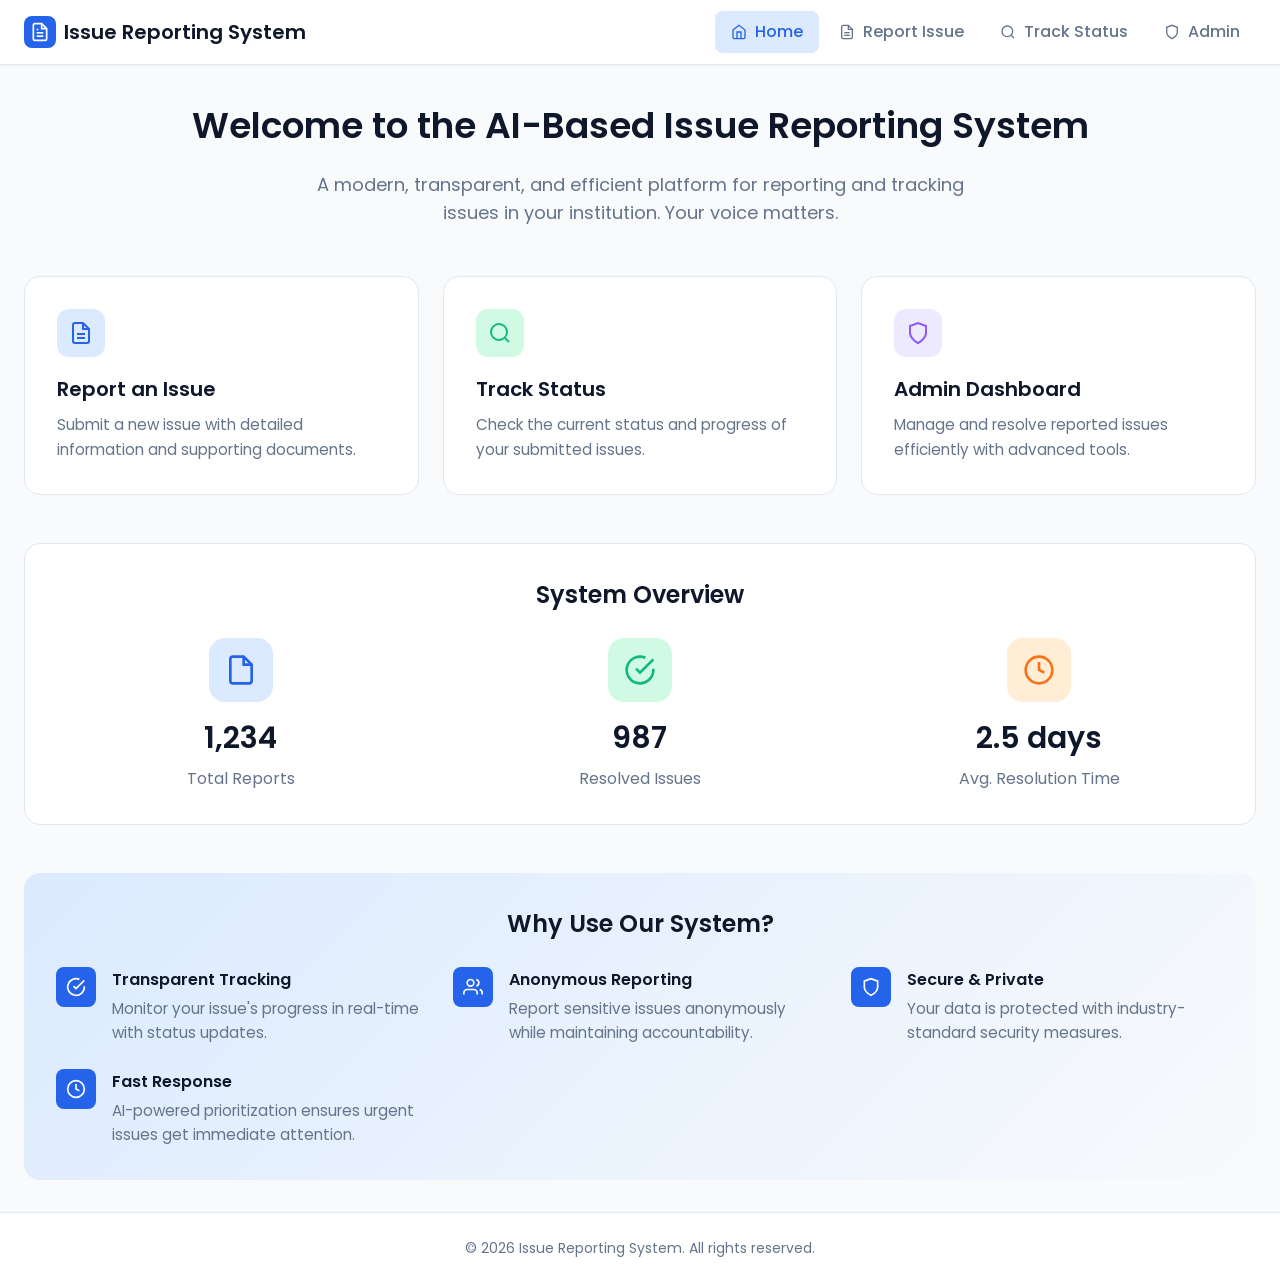
<file: index.html>
<!DOCTYPE html>
<html lang="en">
<head>
    <meta charset="UTF-8">
    <meta name="viewport" content="width=device-width, initial-scale=1.0">
    <title>Issue Reporting System - Home</title>
    <link rel="stylesheet" href="styles.css">
</head>
<body>
    <!-- Navigation Bar -->
    <nav class="navbar">
        <div class="nav-container">
            <a href="index.html" class="nav-brand">
                <div class="nav-logo">
                    <svg width="20" height="20" viewBox="0 0 24 24" fill="none" stroke="currentColor" stroke-width="2">
                        <path d="M14 2H6a2 2 0 0 0-2 2v16a2 2 0 0 0 2 2h12a2 2 0 0 0 2-2V8z"></path>
                        <polyline points="14 2 14 8 20 8"></polyline>
                        <line x1="16" y1="13" x2="8" y2="13"></line>
                        <line x1="16" y1="17" x2="8" y2="17"></line>
                        <polyline points="10 9 9 9 8 9"></polyline>
                    </svg>
                </div>
                <span>Issue Reporting System</span>
            </a>
            
            <button class="mobile-menu-btn" onclick="toggleMobileMenu()">
                <svg class="menu-icon" width="24" height="24" viewBox="0 0 24 24" fill="none" stroke="currentColor" stroke-width="2">
                    <line x1="3" y1="12" x2="21" y2="12"></line>
                    <line x1="3" y1="6" x2="21" y2="6"></line>
                    <line x1="3" y1="18" x2="21" y2="18"></line>
                </svg>
                <svg class="close-icon" width="24" height="24" viewBox="0 0 24 24" fill="none" stroke="currentColor" stroke-width="2" style="display: none;">
                    <line x1="18" y1="6" x2="6" y2="18"></line>
                    <line x1="6" y1="6" x2="18" y2="18"></line>
                </svg>
            </button>
            
            <div class="nav-links" id="navLinks">
                <a href="index.html" class="nav-link active">
                    <svg width="16" height="16" viewBox="0 0 24 24" fill="none" stroke="currentColor" stroke-width="2">
                        <path d="M3 9l9-7 9 7v11a2 2 0 0 1-2 2H5a2 2 0 0 1-2-2z"></path>
                        <polyline points="9 22 9 12 15 12 15 22"></polyline>
                    </svg>
                    Home
                </a>
                <a href="report.html" class="nav-link">
                    <svg width="16" height="16" viewBox="0 0 24 24" fill="none" stroke="currentColor" stroke-width="2">
                        <path d="M14 2H6a2 2 0 0 0-2 2v16a2 2 0 0 0 2 2h12a2 2 0 0 0 2-2V8z"></path>
                        <polyline points="14 2 14 8 20 8"></polyline>
                        <line x1="16" y1="13" x2="8" y2="13"></line>
                        <line x1="16" y1="17" x2="8" y2="17"></line>
                    </svg>
                    Report Issue
                </a>
                <a href="track.html" class="nav-link">
                    <svg width="16" height="16" viewBox="0 0 24 24" fill="none" stroke="currentColor" stroke-width="2">
                        <circle cx="11" cy="11" r="8"></circle>
                        <path d="m21 21-4.35-4.35"></path>
                    </svg>
                    Track Status
                </a>
                <a href="admin.html" class="nav-link">
                    <svg width="16" height="16" viewBox="0 0 24 24" fill="none" stroke="currentColor" stroke-width="2">
                        <path d="M12 22s8-4 8-10V5l-8-3-8 3v7c0 6 8 10 8 10z"></path>
                    </svg>
                    Admin
                </a>
            </div>
        </div>
    </nav>

    <!-- Main Content -->
    <main class="main-content">
        <!-- Hero Section -->
        <section class="hero-section">
            <h1>Welcome to the AI-Based Issue Reporting System</h1>
            <p class="hero-subtitle">A modern, transparent, and efficient platform for reporting and tracking issues in your institution. Your voice matters.</p>
        </section>

        <!-- Quick Actions -->
        <section class="quick-actions">
            <a href="report.html" class="action-card">
                <div class="action-icon blue">
                    <svg width="24" height="24" viewBox="0 0 24 24" fill="none" stroke="currentColor" stroke-width="2">
                        <path d="M14 2H6a2 2 0 0 0-2 2v16a2 2 0 0 0 2 2h12a2 2 0 0 0 2-2V8z"></path>
                        <polyline points="14 2 14 8 20 8"></polyline>
                        <line x1="16" y1="13" x2="8" y2="13"></line>
                        <line x1="16" y1="17" x2="8" y2="17"></line>
                    </svg>
                </div>
                <h3>Report an Issue</h3>
                <p>Submit a new issue with detailed information and supporting documents.</p>
            </a>
            
            <a href="track.html" class="action-card">
                <div class="action-icon green">
                    <svg width="24" height="24" viewBox="0 0 24 24" fill="none" stroke="currentColor" stroke-width="2">
                        <circle cx="11" cy="11" r="8"></circle>
                        <path d="m21 21-4.35-4.35"></path>
                    </svg>
                </div>
                <h3>Track Status</h3>
                <p>Check the current status and progress of your submitted issues.</p>
            </a>
            
            <a href="admin.html" class="action-card">
                <div class="action-icon purple">
                    <svg width="24" height="24" viewBox="0 0 24 24" fill="none" stroke="currentColor" stroke-width="2">
                        <path d="M12 22s8-4 8-10V5l-8-3-8 3v7c0 6 8 10 8 10z"></path>
                    </svg>
                </div>
                <h3>Admin Dashboard</h3>
                <p>Manage and resolve reported issues efficiently with advanced tools.</p>
            </a>
        </section>

        <!-- Stats Section -->
        <section class="stats-section">
            <h2>System Overview</h2>
            <div class="stats-grid">
                <div class="stat-card">
                    <div class="stat-icon blue">
                        <svg width="32" height="32" viewBox="0 0 24 24" fill="none" stroke="currentColor" stroke-width="2">
                            <path d="M14 2H6a2 2 0 0 0-2 2v16a2 2 0 0 0 2 2h12a2 2 0 0 0 2-2V8z"></path>
                            <polyline points="14 2 14 8 20 8"></polyline>
                        </svg>
                    </div>
                    <div class="stat-value">1,234</div>
                    <div class="stat-label">Total Reports</div>
                </div>
                
                <div class="stat-card">
                    <div class="stat-icon green">
                        <svg width="32" height="32" viewBox="0 0 24 24" fill="none" stroke="currentColor" stroke-width="2">
                            <path d="M22 11.08V12a10 10 0 1 1-5.93-9.14"></path>
                            <polyline points="22 4 12 14.01 9 11.01"></polyline>
                        </svg>
                    </div>
                    <div class="stat-value">987</div>
                    <div class="stat-label">Resolved Issues</div>
                </div>
                
                <div class="stat-card">
                    <div class="stat-icon orange">
                        <svg width="32" height="32" viewBox="0 0 24 24" fill="none" stroke="currentColor" stroke-width="2">
                            <circle cx="12" cy="12" r="10"></circle>
                            <polyline points="12 6 12 12 16 14"></polyline>
                        </svg>
                    </div>
                    <div class="stat-value">2.5 days</div>
                    <div class="stat-label">Avg. Resolution Time</div>
                </div>
            </div>
        </section>

        <!-- Features Section -->
        <section class="features-section">
            <h2>Why Use Our System?</h2>
            <div class="features-grid">
                <div class="feature-item">
                    <div class="feature-icon">
                        <svg width="20" height="20" viewBox="0 0 24 24" fill="none" stroke="currentColor" stroke-width="2">
                            <path d="M22 11.08V12a10 10 0 1 1-5.93-9.14"></path>
                            <polyline points="22 4 12 14.01 9 11.01"></polyline>
                        </svg>
                    </div>
                    <div>
                        <h4>Transparent Tracking</h4>
                        <p>Monitor your issue's progress in real-time with status updates.</p>
                    </div>
                </div>
                
                <div class="feature-item">
                    <div class="feature-icon">
                        <svg width="20" height="20" viewBox="0 0 24 24" fill="none" stroke="currentColor" stroke-width="2">
                            <path d="M17 21v-2a4 4 0 0 0-4-4H5a4 4 0 0 0-4 4v2"></path>
                            <circle cx="9" cy="7" r="4"></circle>
                            <path d="M23 21v-2a4 4 0 0 0-3-3.87"></path>
                            <path d="M16 3.13a4 4 0 0 1 0 7.75"></path>
                        </svg>
                    </div>
                    <div>
                        <h4>Anonymous Reporting</h4>
                        <p>Report sensitive issues anonymously while maintaining accountability.</p>
                    </div>
                </div>
                
                <div class="feature-item">
                    <div class="feature-icon">
                        <svg width="20" height="20" viewBox="0 0 24 24" fill="none" stroke="currentColor" stroke-width="2">
                            <path d="M12 22s8-4 8-10V5l-8-3-8 3v7c0 6 8 10 8 10z"></path>
                        </svg>
                    </div>
                    <div>
                        <h4>Secure & Private</h4>
                        <p>Your data is protected with industry-standard security measures.</p>
                    </div>
                </div>
                
                <div class="feature-item">
                    <div class="feature-icon">
                        <svg width="20" height="20" viewBox="0 0 24 24" fill="none" stroke="currentColor" stroke-width="2">
                            <circle cx="12" cy="12" r="10"></circle>
                            <polyline points="12 6 12 12 16 14"></polyline>
                        </svg>
                    </div>
                    <div>
                        <h4>Fast Response</h4>
                        <p>AI-powered prioritization ensures urgent issues get immediate attention.</p>
                    </div>
                </div>
            </div>
        </section>
    </main>

    <!-- Footer -->
    <footer class="footer">
        <p>© 2026 Issue Reporting System. All rights reserved.</p>
    </footer>

    <script src="script.js"></script>
</body>
</html>
</file>
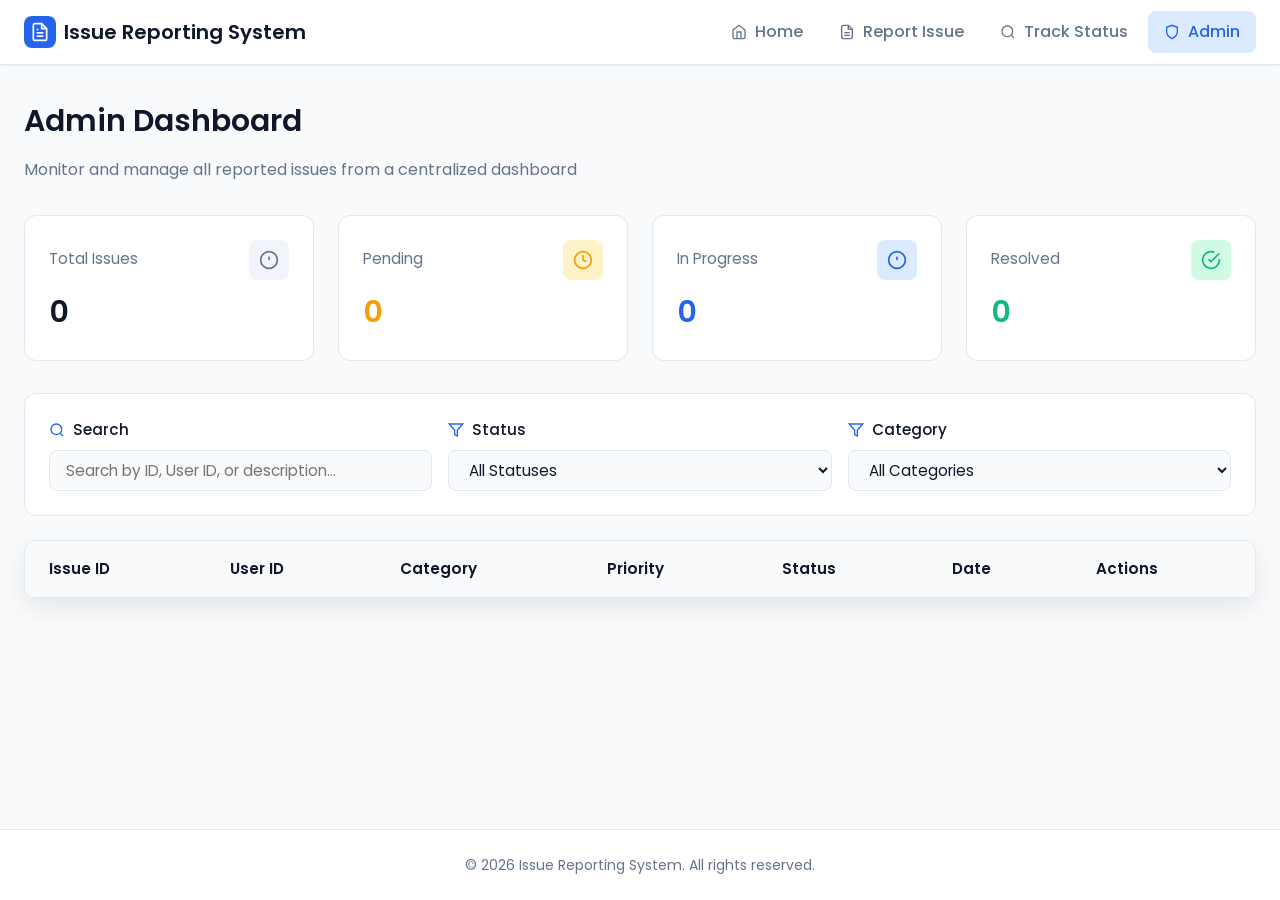
<file: admin.html>
<!DOCTYPE html>
<html lang="en">
<head>
    <meta charset="UTF-8">
    <meta name="viewport" content="width=device-width, initial-scale=1.0">
    <title>Admin Dashboard - Issue Reporting System</title>
    <link rel="stylesheet" href="styles.css">
</head>
<body>
    <!-- Navigation Bar -->
    <nav class="navbar">
        <div class="nav-container">
            <a href="index.html" class="nav-brand">
                <div class="nav-logo">
                    <svg width="20" height="20" viewBox="0 0 24 24" fill="none" stroke="currentColor" stroke-width="2">
                        <path d="M14 2H6a2 2 0 0 0-2 2v16a2 2 0 0 0 2 2h12a2 2 0 0 0 2-2V8z"></path>
                        <polyline points="14 2 14 8 20 8"></polyline>
                        <line x1="16" y1="13" x2="8" y2="13"></line>
                        <line x1="16" y1="17" x2="8" y2="17"></line>
                        <polyline points="10 9 9 9 8 9"></polyline>
                    </svg>
                </div>
                <span>Issue Reporting System</span>
            </a>
            
            <button class="mobile-menu-btn" onclick="toggleMobileMenu()">
                <svg class="menu-icon" width="24" height="24" viewBox="0 0 24 24" fill="none" stroke="currentColor" stroke-width="2">
                    <line x1="3" y1="12" x2="21" y2="12"></line>
                    <line x1="3" y1="6" x2="21" y2="6"></line>
                    <line x1="3" y1="18" x2="21" y2="18"></line>
                </svg>
                <svg class="close-icon" width="24" height="24" viewBox="0 0 24 24" fill="none" stroke="currentColor" stroke-width="2" style="display: none;">
                    <line x1="18" y1="6" x2="6" y2="18"></line>
                    <line x1="6" y1="6" x2="18" y2="18"></line>
                </svg>
            </button>
            
            <div class="nav-links" id="navLinks">
                <a href="index.html" class="nav-link">
                    <svg width="16" height="16" viewBox="0 0 24 24" fill="none" stroke="currentColor" stroke-width="2">
                        <path d="M3 9l9-7 9 7v11a2 2 0 0 1-2 2H5a2 2 0 0 1-2-2z"></path>
                        <polyline points="9 22 9 12 15 12 15 22"></polyline>
                    </svg>
                    Home
                </a>
                <a href="report.html" class="nav-link">
                    <svg width="16" height="16" viewBox="0 0 24 24" fill="none" stroke="currentColor" stroke-width="2">
                        <path d="M14 2H6a2 2 0 0 0-2 2v16a2 2 0 0 0 2 2h12a2 2 0 0 0 2-2V8z"></path>
                        <polyline points="14 2 14 8 20 8"></polyline>
                        <line x1="16" y1="13" x2="8" y2="13"></line>
                        <line x1="16" y1="17" x2="8" y2="17"></line>
                    </svg>
                    Report Issue
                </a>
                <a href="track.html" class="nav-link">
                    <svg width="16" height="16" viewBox="0 0 24 24" fill="none" stroke="currentColor" stroke-width="2">
                        <circle cx="11" cy="11" r="8"></circle>
                        <path d="m21 21-4.35-4.35"></path>
                    </svg>
                    Track Status
                </a>
                <a href="admin.html" class="nav-link active">
                    <svg width="16" height="16" viewBox="0 0 24 24" fill="none" stroke="currentColor" stroke-width="2">
                        <path d="M12 22s8-4 8-10V5l-8-3-8 3v7c0 6 8 10 8 10z"></path>
                    </svg>
                    Admin
                </a>
            </div>
        </div>
    </nav>

    <!-- Main Content -->
    <main class="main-content">
        <div class="admin-container">
            <div class="admin-header">
                <h1>Admin Dashboard</h1>
                <p>Monitor and manage all reported issues from a centralized dashboard</p>
            </div>

            <!-- Stats Cards -->
<div class="admin-stats">
    <div class="admin-stat-card">
        <div class="admin-stat-content">
            <p class="admin-stat-label">Total Issues</p>
            <div class="admin-stat-icon">
                <svg width="20" height="20" viewBox="0 0 24 24" fill="none" stroke="currentColor" stroke-width="2">
                    <circle cx="12" cy="12" r="10"></circle>
                    <line x1="12" y1="8" x2="12" y2="12"></line>
                    <line x1="12" y1="16" x2="12.01" y2="16"></line>
                </svg>
            </div>
        </div>
        <p class="admin-stat-value" id="totalIssues">0</p>
    </div>

    <div class="admin-stat-card">
        <div class="admin-stat-content">
            <p class="admin-stat-label">Pending</p>
            <div class="admin-stat-icon yellow">
                <svg width="20" height="20" viewBox="0 0 24 24" fill="none" stroke="currentColor" stroke-width="2">
                    <circle cx="12" cy="12" r="10"></circle>
                    <polyline points="12 6 12 12 16 14"></polyline>
                </svg>
            </div>
        </div>
        <p class="admin-stat-value yellow" id="pendingCount">0</p>
    </div>

    <div class="admin-stat-card">
        <div class="admin-stat-content">
            <p class="admin-stat-label">In Progress</p>
            <div class="admin-stat-icon blue">
                <svg width="20" height="20" viewBox="0 0 24 24" fill="none" stroke="currentColor" stroke-width="2">
                    <circle cx="12" cy="12" r="10"></circle>
                    <line x1="12" y1="8" x2="12" y2="12"></line>
                    <line x1="12" y1="16" x2="12.01" y2="16"></line>
                </svg>
            </div>
        </div>
        <p class="admin-stat-value blue" id="progressCount">0</p>
    </div>

    <div class="admin-stat-card">
        <div class="admin-stat-content">
            <p class="admin-stat-label">Resolved</p>
            <div class="admin-stat-icon green">
                <svg width="20" height="20" viewBox="0 0 24 24" fill="none" stroke="currentColor" stroke-width="2">
                    <path d="M22 11.08V12a10 10 0 1 1-5.93-9.14"></path>
                    <polyline points="22 4 12 14.01 9 11.01"></polyline>
                </svg>
            </div>
        </div>
        <p class="admin-stat-value green" id="resolvedCount">0</p>
    </div>
</div>
            <!-- Filters -->
            <div class="admin-filters">
                <div class="filter-group">
                    <label for="searchFilter" class="filter-label">
                        <svg width="16" height="16" viewBox="0 0 24 24" fill="none" stroke="currentColor" stroke-width="2">
                            <circle cx="11" cy="11" r="8"></circle>
                            <path d="m21 21-4.35-4.35"></path>
                        </svg>
                        Search
                    </label>
                    <input type="text" id="searchFilter" class="filter-input" placeholder="Search by ID, User ID, or description..." onkeyup="filterTable()">
                </div>
                <div class="filter-group">
                    <label for="statusFilter" class="filter-label">
                        <svg width="16" height="16" viewBox="0 0 24 24" fill="none" stroke="currentColor" stroke-width="2">
                            <polygon points="22 3 2 3 10 12.46 10 19 14 21 14 12.46 22 3"></polygon>
                        </svg>
                        Status
                    </label>
                    <select id="statusFilter" class="filter-input" onchange="filterTable()">
                        <option value="All">All Statuses</option>
                        <option value="Pending">Pending</option>
                        <option value="In Progress">In Progress</option>
                        <option value="Resolved">Resolved</option>
                    </select>
                </div>
                <div class="filter-group">
                    <label for="categoryFilter" class="filter-label">
                        <svg width="16" height="16" viewBox="0 0 24 24" fill="none" stroke="currentColor" stroke-width="2">
                            <polygon points="22 3 2 3 10 12.46 10 19 14 21 14 12.46 22 3"></polygon>
                        </svg>
                        Category
                    </label>
                    <select id="categoryFilter" class="filter-input" onchange="filterTable()">
                        <option value="All">All Categories</option>
                        <option value="Academic">Academic</option>
                        <option value="Facility">Facility</option>
                        <option value="Technical">Technical</option>
                        <option value="Behavioral">Behavioral</option>
                    </select>
                </div>
            </div>

            <!-- Issues Table -->
            <div class="table-container">
                <table class="admin-table">
                    <thead>
                        <tr>
                            <th>Issue ID</th>
                            <th>User ID</th>
                            <th>Category</th>
                            <th>Priority</th>
                            <th>Status</th>
                            <th>Date</th>
                            <th>Actions</th>
                        </tr>
                    </thead>
                    <tbody id="issuesTableBody">
                        <!-- Table rows will be populated by JavaScript -->
                    </tbody>
                </table>
                <div id="noResults" class="no-results" style="display: none;">
                    <svg width="48" height="48" viewBox="0 0 24 24" fill="none" stroke="currentColor" stroke-width="2">
                        <circle cx="12" cy="12" r="10"></circle>
                        <line x1="12" y1="8" x2="12" y2="12"></line>
                        <line x1="12" y1="16" x2="12.01" y2="16"></line>
                    </svg>
                    <p>No issues found matching your filters</p>
                </div>
            </div>
        </div>
    </main>

    <!-- Issue Details Modal -->
    <div id="issueModal" class="modal" onclick="closeModal()">
        <div class="modal-content" onclick="event.stopPropagation()">
            <div class="modal-header">
                <div>
                    <h2>Issue Details</h2>
                    <code id="modalIssueId" class="issue-code"></code>
                </div>
                <button class="modal-close" onclick="closeModal()">
                    <svg width="24" height="24" viewBox="0 0 24 24" fill="none" stroke="currentColor" stroke-width="2">
                        <line x1="18" y1="6" x2="6" y2="18"></line>
                        <line x1="6" y1="6" x2="18" y2="18"></line>
                    </svg>
                </button>
            </div>
            <div class="modal-body">
                <div class="modal-grid">
                    <div>
                        <p class="issue-label">User ID</p>
                        <p id="modalUserId" class="issue-value"></p>
                    </div>
                    <div>
                        <p class="issue-label">Category</p>
                        <p id="modalCategory" class="issue-value"></p>
                    </div>
                    <div>
                        <p class="issue-label">Priority</p>
                        <span id="modalPriority" class="priority-badge"></span>
                    </div>
                    <div>
                        <p class="issue-label">Status</p>
                        <span id="modalStatus" class="status-badge"></span>
                    </div>
                    <div>
                        <p class="issue-label">Submitted Date</p>
                        <p id="modalDate" class="issue-value"></p>
                    </div>
                </div>
                <div>
                    <p class="issue-label">Description</p>
                    <div id="modalDescription" class="issue-description"></div>
                </div>
                <div class="modal-actions">
                    <button class="btn-primary">Update Status</button>
                    <button class="btn-secondary">Assign to Department</button>
                </div>
            </div>
        </div>
    </div>

    <!-- Footer -->
    <footer class="footer">
        <p>© 2026 Issue Reporting System. All rights reserved.</p>
    </footer>

    <script src="script.js"></script>
</body>
</html>
</file>
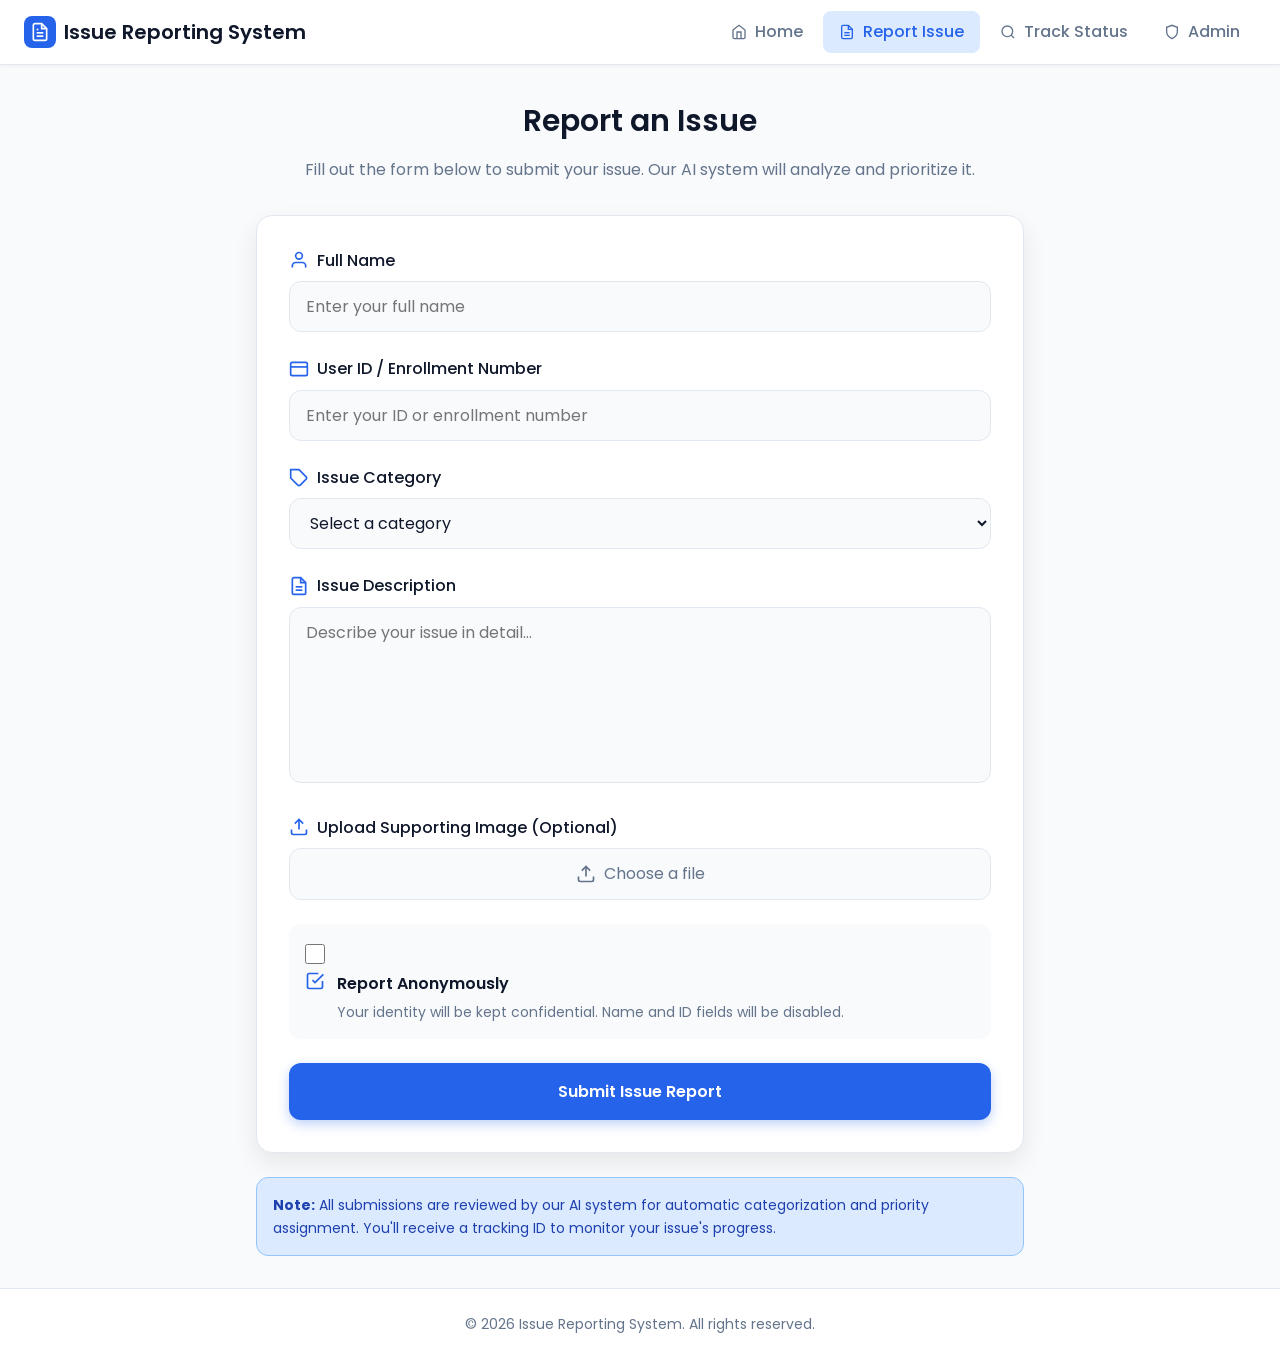
<file: report.html>
<!DOCTYPE html> 
<html lang="en"> 
    <head> 
        <meta charset="UTF-8"> 
        <meta name="viewport" content="width=device-width, initial-scale=1.0"> 
        <title>Report an Issue - Issue Reporting System</title>
        <link rel="stylesheet" href="styles.css"> </head> 
        <body> <!-- Navigation Bar --> <nav class="navbar"> 
            <div class="nav-container"> 
                <a href="index.html" class="nav-brand"> 
                    <div class="nav-logo"> 
                        <svg width="20" height="20" viewBox="0 0 24 24" fill="none" stroke="currentColor" stroke-width="2">
                            <path d="M14 2H6a2 2 0 0 0-2 2v16a2 2 0 0 0 2 2h12a2 2 0 0 0 2-2V8z"></path> 
                            <polyline points="14 2 14 8 20 8"></polyline> 
                            <line x1="16" y1="13" x2="8" y2="13"></line> 
                            <line x1="16" y1="17" x2="8" y2="17"></line> 
                            <polyline points="10 9 9 9 8 9"></polyline> 
                        </svg> 
                    </div> 
                    <span>Issue Reporting System</span> 
                </a> 
                <button class="mobile-menu-btn" onclick="toggleMobileMenu()"> 
                    <svg class="menu-icon" width="24" height="24" viewBox="0 0 24 24" fill="none" stroke="currentColor" stroke-width="2"> 
                        <line x1="3" y1="12" x2="21" y2="12"></line>
                        <line x1="3" y1="6" x2="21" y2="6"></line> 
                        <line x1="3" y1="18" x2="21" y2="18"></line> 
                    </svg> 
                    <svg class="close-icon" width="24" height="24" viewBox="0 0 24 24" fill="none" stroke="currentColor" stroke-width="2" style="display: none;"> 
                        <line x1="18" y1="6" x2="6" y2="18"></line> 
                        <line x1="6" y1="6" x2="18" y2="18"></line> 
                    </svg> 
                </button> 
                <div class="nav-links" id="navLinks"> 
                    <a href="index.html" class="nav-link"> 
                        <svg width="16" height="16" viewBox="0 0 24 24" fill="none" stroke="currentColor" stroke-width="2"> 
                            <path d="M3 9l9-7 9 7v11a2 2 0 0 1-2 2H5a2 2 0 0 1-2-2z"></path> 
                            <polyline points="9 22 9 12 15 12 15 22"></polyline> 
                        </svg> Home </a> <a href="report.html" class="nav-link active"> 
                            <svg width="16" height="16" viewBox="0 0 24 24" fill="none" stroke="currentColor" stroke-width="2"> 
                                <path d="M14 2H6a2 2 0 0 0-2 2v16a2 2 0 0 0 2 2h12a2 2 0 0 0 2-2V8z"></path> 
                                <polyline points="14 2 14 8 20 8"></polyline> 
                                <line x1="16" y1="13" x2="8" y2="13"></line> 
                                <line x1="16" y1="17" x2="8" y2="17"></line> 
                            </svg> Report Issue </a> 
                            <a href="track.html" class="nav-link"> 
                                <svg width="16" height="16" viewBox="0 0 24 24" fill="none" stroke="currentColor" stroke-width="2"> 
                                    <circle cx="11" cy="11" r="8"></circle> 
                                    <path d="m21 21-4.35-4.35"></path> 
                                </svg> Track Status </a> 
                                <a href="admin.html" class="nav-link"> 
                                    <svg width="16" height="16" viewBox="0 0 24 24" fill="none" stroke="currentColor" stroke-width="2"> 
                                        <path d="M12 22s8-4 8-10V5l-8-3-8 3v7c0 6 8 10 8 10z"></path> 
                                    </svg> Admin 
                                </a> 
                            </div> 
                        </div> 
                    </nav> 
                    
                    <!-- Main Content --> 
                    <main class="main-content"> 
                        <div class="form-container"> 
                            <div class="form-header"> 
                                <h1>Report an Issue</h1> 
                                <p>Fill out the form below to submit your issue. Our AI system will analyze and prioritize it.</p>
                             </div> <!-- Form Card --> 
                             <div class="form-card"> 
                                <form id="reportForm"> <!-- Full Name --> 
                                    <div class="form-group"> 
                                        <label for="fullName" class="form-label">
                                            <svg width="20" height="20" viewBox="0 0 24 24" fill="none" stroke="currentColor" stroke-width="2"> 
                                                <path d="M20 21v-2a4 4 0 0 0-4-4H8a4 4 0 0 0-4 4v2"></path> 
                                                <circle cx="12" cy="7" r="4"></circle> 
                                            </svg> Full Name 
                                        </label> 
                                        <input type="text" id="fullName" name="fullName" class="form-input" placeholder="Enter your full name" required> 
                                    </div> 
                                    
                                    <!-- User ID --> 
                                    <div class="form-group"> 
                                        <label for="userId" class="form-label"> 
                                            <svg width="20" height="20" viewBox="0 0 24 24" fill="none" stroke="currentColor" stroke-width="2"> 
                                                <rect x="2" y="4" width="20" height="16" rx="2"></rect> 
                                                <path d="M7 15h0M2 9.5h20"></path> 
                                            </svg> User ID / Enrollment Number 
                                        </label> 
                                        <input type="text" id="userId" name="userId" class="form-input" placeholder="Enter your ID or enrollment number" required> 
                                    </div> 
                                    
                                    <!-- Issue Category --> 
                                    <div class="form-group"> 
                                        <label for="category" class="form-label"> 
                                            <svg width="20" height="20" viewBox="0 0 24 24" fill="none" stroke="currentColor" stroke-width="2"> 
                                                <path d="M20.59 13.41l-7.17 7.17a2 2 0 0 1-2.83 0L2 12V2h10l8.59 8.59a2 2 0 0 1 0 2.82z"></path> 
                                                <line x1="7" y1="7" x2="7.01" y2="7"></line> 
                                            </svg> Issue Category </label> 
                                            <select id="category" name="category" class="form-input" required> 
                                                <option value="">Select a category</option> 
                                                <option value="Academic">Academic</option> 
                                                <option value="Facility">Facility</option> 
                                                <option value="Technical">Technical</option> 
                                                <option value="Behavioral">Behavioral</option> 
                                            </select> 
                                        </div> 
                                        
                                        <!-- Issue Description --> 
                                         <div class="form-group"> 
                                            <label for="description" class="form-label"> 
                                                <svg width="20" height="20" viewBox="0 0 24 24" fill="none" stroke="currentColor" stroke-width="2"> 
                                                    <path d="M14 2H6a2 2 0 0 0-2 2v16a2 2 0 0 0 2 2h12a2 2 0 0 0 2-2V8z"></path> 
                                                    <polyline points="14 2 14 8 20 8"></polyline> 
                                                    <line x1="16" y1="13" x2="8" y2="13"></line> 
                                                    <line x1="16" y1="17" x2="8" y2="17"></line> 
                                                </svg> Issue Description 
                                            </label> 
                                            <textarea id="description" name="description" class="form-textarea" rows="6" placeholder="Describe your issue in detail..." required></textarea> 
                                        </div>
                                        
                                        <!-- File Upload --> 
                                         <div class="form-group"> 
                                            <label for="fileUpload" class="form-label"> 
                                                <svg width="20" height="20" viewBox="0 0 24 24" fill="none" stroke="currentColor" stroke-width="2"> 
                                                    <path d="M21 15v4a2 2 0 0 1-2 2H5a2 2 0 0 1-2-2v-4"></path> 
                                                    <polyline points="17 8 12 3 7 8"></polyline> 
                                                    <line x1="12" y1="3" x2="12" y2="15"></line> 
                                                </svg> Upload Supporting Image (Optional) 
                                            </label> 
                                            <input type="file" id="fileUpload" name="fileUpload" accept="image/*" class="form-file-input" onchange="updateFileName(this)"> 
                                            <label for="fileUpload" class="file-upload-label"> 
                                                <svg width="20" height="20" viewBox="0 0 24 24" fill="none" stroke="currentColor" stroke-width="2"> 
                                                    <path d="M21 15v4a2 2 0 0 1-2 2H5a2 2 0 0 1-2-2v-4"></path> 
                                                    <polyline points="17 8 12 3 7 8"></polyline> 
                                                    <line x1="12" y1="3" x2="12" y2="15"></line> 
                                                </svg> 
                                                <span id="fileName">Choose a file</span> 
                                            </label> 
                                        </div> 
                                        
                                        <!-- Anonymous Checkbox --> 
                                        <div class="form-group checkbox-group"> 
                                            <input type="checkbox" id="anonymous" name="anonymous" class="form-checkbox" onchange="toggleAnonymous(this)"> 
                                            <label for="anonymous" class="checkbox-label"> 
                                                <svg width="20" height="20" viewBox="0 0 24 24" fill="none" stroke="currentColor" stroke-width="2"> 
                                                    <polyline points="9 11 12 14 22 4"></polyline> 
                                                    <path d="M21 12v7a2 2 0 0 1-2 2H5a2 2 0 0 1-2-2V5a2 2 0 0 1 2-2h11"></path> 
                                                </svg> 
                                                <div> 
                                                    <strong>Report Anonymously</strong> 
                                                    <p>Your identity will be kept confidential. Name and ID fields will be disabled.</p>
                                                 </div> 
                                                </label> 
                                            </div> 
                                            
                                            <!-- Submit Button --> 
                                             <button type="submit" class="btn-primary">Submit Issue Report</button> 
                                            </form> 
                                        </div> 
                                        
                                        <!-- Info Box --> 
                                         <div class="info-box"> 
                                            <p><strong>Note:</strong> All submissions are reviewed by our AI system for automatic categorization and priority assignment. You'll receive a tracking ID to monitor your issue's progress.</p> 
                                        </div> 
                                    </div> 
                                </main> 
                                
                                <!-- Footer --> 
                                 <footer class="footer"> 
                                    <p>© 2026 Issue Reporting System. All rights reserved.</p> 
                                </footer> 
                                <script src="script.js"></script> 
                            </body>
 </html>
</file>
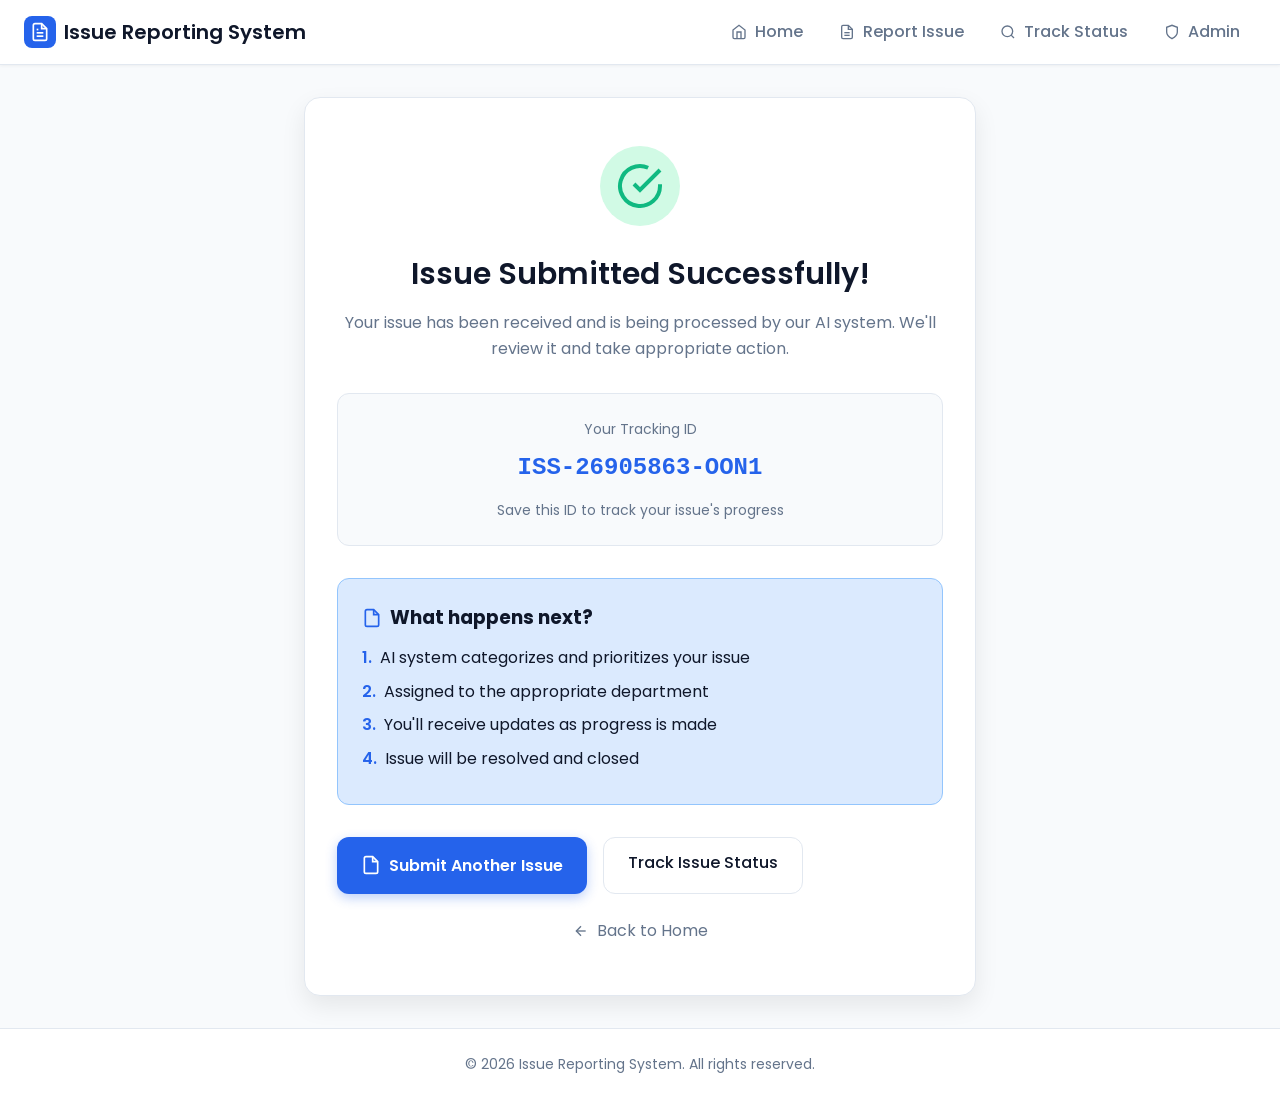
<file: success.html>
<!DOCTYPE html>
<html lang="en">
<head>
    <meta charset="UTF-8">
    <meta name="viewport" content="width=device-width, initial-scale=1.0">
    <title>Success - Issue Reporting System</title>
    <link rel="stylesheet" href="styles.css">
</head>
<body>
    <!-- Navigation Bar -->
    <nav class="navbar">
        <div class="nav-container">
            <a href="index.html" class="nav-brand">
                <div class="nav-logo">
                    <svg width="20" height="20" viewBox="0 0 24 24" fill="none" stroke="currentColor" stroke-width="2">
                        <path d="M14 2H6a2 2 0 0 0-2 2v16a2 2 0 0 0 2 2h12a2 2 0 0 0 2-2V8z"></path>
                        <polyline points="14 2 14 8 20 8"></polyline>
                        <line x1="16" y1="13" x2="8" y2="13"></line>
                        <line x1="16" y1="17" x2="8" y2="17"></line>
                        <polyline points="10 9 9 9 8 9"></polyline>
                    </svg>
                </div>
                <span>Issue Reporting System</span>
            </a>
            
            <button class="mobile-menu-btn" onclick="toggleMobileMenu()">
                <svg class="menu-icon" width="24" height="24" viewBox="0 0 24 24" fill="none" stroke="currentColor" stroke-width="2">
                    <line x1="3" y1="12" x2="21" y2="12"></line>
                    <line x1="3" y1="6" x2="21" y2="6"></line>
                    <line x1="3" y1="18" x2="21" y2="18"></line>
                </svg>
                <svg class="close-icon" width="24" height="24" viewBox="0 0 24 24" fill="none" stroke="currentColor" stroke-width="2" style="display: none;">
                    <line x1="18" y1="6" x2="6" y2="18"></line>
                    <line x1="6" y1="6" x2="18" y2="18"></line>
                </svg>
            </button>
            
            <div class="nav-links" id="navLinks">
                <a href="index.html" class="nav-link">
                    <svg width="16" height="16" viewBox="0 0 24 24" fill="none" stroke="currentColor" stroke-width="2">
                        <path d="M3 9l9-7 9 7v11a2 2 0 0 1-2 2H5a2 2 0 0 1-2-2z"></path>
                        <polyline points="9 22 9 12 15 12 15 22"></polyline>
                    </svg>
                    Home
                </a>
                <a href="report.html" class="nav-link">
                    <svg width="16" height="16" viewBox="0 0 24 24" fill="none" stroke="currentColor" stroke-width="2">
                        <path d="M14 2H6a2 2 0 0 0-2 2v16a2 2 0 0 0 2 2h12a2 2 0 0 0 2-2V8z"></path>
                        <polyline points="14 2 14 8 20 8"></polyline>
                        <line x1="16" y1="13" x2="8" y2="13"></line>
                        <line x1="16" y1="17" x2="8" y2="17"></line>
                    </svg>
                    Report Issue
                </a>
                <a href="track.html" class="nav-link">
                    <svg width="16" height="16" viewBox="0 0 24 24" fill="none" stroke="currentColor" stroke-width="2">
                        <circle cx="11" cy="11" r="8"></circle>
                        <path d="m21 21-4.35-4.35"></path>
                    </svg>
                    Track Status
                </a>
                <a href="admin.html" class="nav-link">
                    <svg width="16" height="16" viewBox="0 0 24 24" fill="none" stroke="currentColor" stroke-width="2">
                        <path d="M12 22s8-4 8-10V5l-8-3-8 3v7c0 6 8 10 8 10z"></path>
                    </svg>
                    Admin
                </a>
            </div>
        </div>
    </nav>

    <!-- Main Content -->
    <main class="main-content">
        <div class="success-container">
            <div class="success-card">
                <!-- Success Icon -->
                <div class="success-icon">
                    <svg width="48" height="48" viewBox="0 0 24 24" fill="none" stroke="currentColor" stroke-width="2">
                        <path d="M22 11.08V12a10 10 0 1 1-5.93-9.14"></path>
                        <polyline points="22 4 12 14.01 9 11.01"></polyline>
                    </svg>
                </div>

                <!-- Success Message -->
                <h1>Issue Submitted Successfully!</h1>
                <p class="success-subtitle">Your issue has been received and is being processed by our AI system. We'll review it and take appropriate action.</p>

                <!-- Tracking ID -->
                <div class="tracking-id-box">
                    <p class="tracking-label">Your Tracking ID</p>
                    <div class="tracking-id" id="trackingId">ISS-12345678-ABCD</div>
                    <p class="tracking-note">Save this ID to track your issue's progress</p>
                </div>

                <!-- What's Next -->
                <div class="next-steps">
                    <h3>
                        <svg width="20" height="20" viewBox="0 0 24 24" fill="none" stroke="currentColor" stroke-width="2">
                            <path d="M14 2H6a2 2 0 0 0-2 2v16a2 2 0 0 0 2 2h12a2 2 0 0 0 2-2V8z"></path>
                            <polyline points="14 2 14 8 20 8"></polyline>
                        </svg>
                        What happens next?
                    </h3>
                    <ol class="steps-list">
                        <li><span>1.</span> AI system categorizes and prioritizes your issue</li>
                        <li><span>2.</span> Assigned to the appropriate department</li>
                        <li><span>3.</span> You'll receive updates as progress is made</li>
                        <li><span>4.</span> Issue will be resolved and closed</li>
                    </ol>
                </div>

                <!-- Action Buttons -->
                <div class="success-actions">
                    <a href="report.html" class="btn-primary">
                        <svg width="20" height="20" viewBox="0 0 24 24" fill="none" stroke="currentColor" stroke-width="2">
                            <path d="M14 2H6a2 2 0 0 0-2 2v16a2 2 0 0 0 2 2h12a2 2 0 0 0 2-2V8z"></path>
                            <polyline points="14 2 14 8 20 8"></polyline>
                        </svg>
                        Submit Another Issue
                    </a>
                    <a href="track.html" class="btn-secondary">Track Issue Status</a>
                </div>

                <a href="index.html" class="back-link">
                    <svg width="16" height="16" viewBox="0 0 24 24" fill="none" stroke="currentColor" stroke-width="2">
                        <line x1="19" y1="12" x2="5" y2="12"></line>
                        <polyline points="12 19 5 12 12 5"></polyline>
                    </svg>
                    Back to Home
                </a>
            </div>
        </div>
    </main>

    <!-- Footer -->
    <footer class="footer">
        <p>© 2026 Issue Reporting System. All rights reserved.</p>
    </footer>

    <script src="script.js"></script>
    <script>
        // Generate tracking ID on page load
        window.onload = function() {
            const timestamp = Date.now().toString().slice(-8);
            const random = Math.random().toString(36).substr(2, 4).toUpperCase();
            const trackingId = `ISS-${timestamp}-${random}`;
            document.getElementById('trackingId').textContent = trackingId;
        };
    </script>
</body>
</html>
</file>
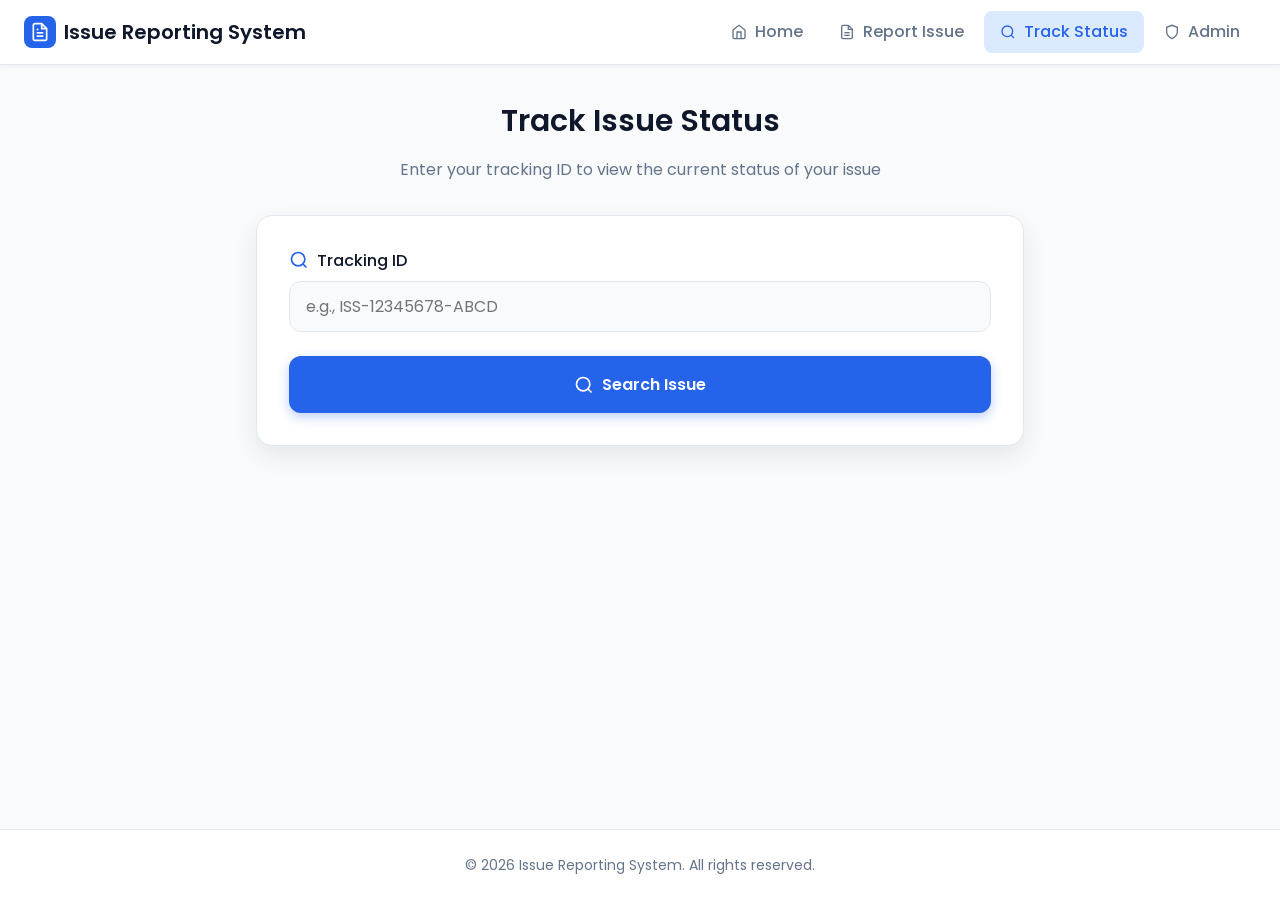
<file: track.html>
<!DOCTYPE html>
<html lang="en">
<head>
    <meta charset="UTF-8">
    <meta name="viewport" content="width=device-width, initial-scale=1.0">
    <title>Track Status - Issue Reporting System</title>
    <link rel="stylesheet" href="styles.css">
</head>
<body>
    <!-- Navigation Bar -->
    <nav class="navbar">
        <div class="nav-container">
            <a href="index.html" class="nav-brand">
                <div class="nav-logo">
                    <svg width="20" height="20" viewBox="0 0 24 24" fill="none" stroke="currentColor" stroke-width="2">
                        <path d="M14 2H6a2 2 0 0 0-2 2v16a2 2 0 0 0 2 2h12a2 2 0 0 0 2-2V8z"></path>
                        <polyline points="14 2 14 8 20 8"></polyline>
                        <line x1="16" y1="13" x2="8" y2="13"></line>
                        <line x1="16" y1="17" x2="8" y2="17"></line>
                        <polyline points="10 9 9 9 8 9"></polyline>
                    </svg>
                </div>
                <span>Issue Reporting System</span>
            </a>
            
            <button class="mobile-menu-btn" onclick="toggleMobileMenu()">
                <svg class="menu-icon" width="24" height="24" viewBox="0 0 24 24" fill="none" stroke="currentColor" stroke-width="2">
                    <line x1="3" y1="12" x2="21" y2="12"></line>
                    <line x1="3" y1="6" x2="21" y2="6"></line>
                    <line x1="3" y1="18" x2="21" y2="18"></line>
                </svg>
                <svg class="close-icon" width="24" height="24" viewBox="0 0 24 24" fill="none" stroke="currentColor" stroke-width="2" style="display: none;">
                    <line x1="18" y1="6" x2="6" y2="18"></line>
                    <line x1="6" y1="6" x2="18" y2="18"></line>
                </svg>
            </button>
            
            <div class="nav-links" id="navLinks">
                <a href="index.html" class="nav-link">
                    <svg width="16" height="16" viewBox="0 0 24 24" fill="none" stroke="currentColor" stroke-width="2">
                        <path d="M3 9l9-7 9 7v11a2 2 0 0 1-2 2H5a2 2 0 0 1-2-2z"></path>
                        <polyline points="9 22 9 12 15 12 15 22"></polyline>
                    </svg>
                    Home
                </a>
                <a href="report.html" class="nav-link">
                    <svg width="16" height="16" viewBox="0 0 24 24" fill="none" stroke="currentColor" stroke-width="2">
                        <path d="M14 2H6a2 2 0 0 0-2 2v16a2 2 0 0 0 2 2h12a2 2 0 0 0 2-2V8z"></path>
                        <polyline points="14 2 14 8 20 8"></polyline>
                        <line x1="16" y1="13" x2="8" y2="13"></line>
                        <line x1="16" y1="17" x2="8" y2="17"></line>
                    </svg>
                    Report Issue
                </a>
                <a href="track.html" class="nav-link active">
                    <svg width="16" height="16" viewBox="0 0 24 24" fill="none" stroke="currentColor" stroke-width="2">
                        <circle cx="11" cy="11" r="8"></circle>
                        <path d="m21 21-4.35-4.35"></path>
                    </svg>
                    Track Status
                </a>
                <a href="admin.html" class="nav-link">
                    <svg width="16" height="16" viewBox="0 0 24 24" fill="none" stroke="currentColor" stroke-width="2">
                        <path d="M12 22s8-4 8-10V5l-8-3-8 3v7c0 6 8 10 8 10z"></path>
                    </svg>
                    Admin
                </a>
            </div>
        </div>
    </nav>

    <!-- Main Content -->
    <main class="main-content">
        <div class="track-container">
            <div class="form-header">
                <h1>Track Issue Status</h1>
                <p>Enter your tracking ID to view the current status of your issue</p>
            </div>

            <!-- Search Form -->
            <div class="form-card">
                <form id="trackForm" onsubmit="searchIssue(event)">
                    <div class="form-group">
                        <label for="trackingId" class="form-label">
                            <svg width="20" height="20" viewBox="0 0 24 24" fill="none" stroke="currentColor" stroke-width="2">
                                <circle cx="11" cy="11" r="8"></circle>
                                <path d="m21 21-4.35-4.35"></path>
                            </svg>
                            Tracking ID
                        </label>
                        <input type="text" id="trackingId" name="trackingId" class="form-input" placeholder="e.g., ISS-12345678-ABCD" required>
                    </div>
                    <button type="submit" class="btn-primary" id="searchBtn">
                        <svg width="20" height="20" viewBox="0 0 24 24" fill="none" stroke="currentColor" stroke-width="2">
                            <circle cx="11" cy="11" r="8"></circle>
                            <path d="m21 21-4.35-4.35"></path>
                        </svg>
                        Search Issue
                    </button>
                </form>
            </div>

            <!-- Not Found Message -->
            <div id="notFound" class="error-box" style="display: none;">
                <svg width="48" height="48" viewBox="0 0 24 24" fill="none" stroke="currentColor" stroke-width="2">
                    <circle cx="12" cy="12" r="10"></circle>
                    <line x1="12" y1="8" x2="12" y2="12"></line>
                    <line x1="12" y1="16" x2="12.01" y2="16"></line>
                </svg>
                <h3>Issue Not Found</h3>
                <p>No issue found with the tracking ID: <code id="notFoundId"></code><br>Please check your tracking ID and try again.</p>
            </div>

            <!-- Issue Details -->
            <div id="issueDetails" class="issue-details-card" style="display: none;">
                <div class="issue-header">
                    <div>
                        <h2>Issue Details</h2>
                        <code id="issueId" class="issue-code"></code>
                    </div>
                    <span id="issueStatus" class="status-badge"></span>
                </div>

                <div class="issue-content">
                    <div class="issue-grid">
                        <div>
                            <p class="issue-label">Category</p>
                            <p id="issueCategory" class="issue-value"></p>
                        </div>
                        <div>
                            <p class="issue-label">Priority</p>
                            <span id="issuePriority" class="priority-badge"></span>
                        </div>
                        <div>
                            <p class="issue-label">Submitted Date</p>
                            <p id="issueSubmitted" class="issue-value"></p>
                        </div>
                        <div>
                            <p class="issue-label">Last Updated</p>
                            <p id="issueUpdated" class="issue-value"></p>
                        </div>
                    </div>

                    <div>
                        <p class="issue-label">Description</p>
                        <p id="issueDescription" class="issue-value"></p>
                    </div>
                </div>
                <div>
                    <p class="issue-label">Uploaded File</p>
                    <p id="issueFile">No file</p>
                </div>

                <!-- Timeline -->
                <div class="issue-timeline">
                    <h3>
                        <svg width="20" height="20" viewBox="0 0 24 24" fill="none" stroke="currentColor" stroke-width="2">
                            <circle cx="12" cy="12" r="10"></circle>
                            <polyline points="12 6 12 12 16 14"></polyline>
                        </svg>
                        Status Timeline
                    </h3>
                    <div id="timeline" class="timeline-items"></div>
                </div>
            </div>

        </div>
    </main>

    <!-- Footer -->
    <footer class="footer">
        <p>© 2026 Issue Reporting System. All rights reserved.</p>
    </footer>

    <script src="script.js"></script>
</body>
</html>
</file>
<file: styles.css>
/* Import Poppins Font */
@import url('https://fonts.googleapis.com/css2?family=Poppins:wght@400;500;600;700&display=swap');

/* Root Variables */
:root {
    --primary-blue: #2563eb;
    --primary-blue-dark: #1e40af;
    --primary-blue-light: #3b82f6;
    --bg-white: #ffffff;
    --bg-gray-50: #f8fafc;
    --bg-gray-100: #f1f5f9;
    --text-dark: #0f172a;
    --text-gray: #64748b;
    --text-light: #94a3b8;
    --border-gray: #e2e8f0;
    --success-green: #10b981;
    --success-green-light: #d1fae5;
    --warning-yellow: #f59e0b;
    --warning-yellow-light: #fef3c7;
    --error-red: #ef4444;
    --error-red-light: #fee2e2;
    --purple: #8b5cf6;
    --purple-light: #ede9fe;
    --orange: #f97316;
    --orange-light: #ffedd5;
}

/* Reset and Base Styles */
* {
    margin: 0;
    padding: 0;
    box-sizing: border-box;
}

body {
    font-family: 'Poppins', -apple-system, BlinkMacSystemFont, 'Segoe UI', Roboto, sans-serif;
    background-color: var(--bg-gray-50);
    color: var(--text-dark);
    line-height: 1.6;
    min-height: 100vh;
    display: flex;
    flex-direction: column;
}

/* Navigation Bar */
.navbar {
    background-color: var(--bg-white);
    border-bottom: 1px solid var(--border-gray);
    box-shadow: 0 1px 3px rgba(0, 0, 0, 0.05);
    position: sticky;
    top: 0;
    z-index: 50;
}

.nav-container {
    max-width: 1280px;
    margin: 0 auto;
    padding: 0 1.5rem;
    display: flex;
    align-items: center;
    justify-content: space-between;
    height: 64px;
}

.nav-brand {
    display: flex;
    align-items: center;
    gap: 0.5rem;
    text-decoration: none;
    color: var(--text-dark);
    font-weight: 600;
    font-size: 1.25rem;
}

.nav-logo {
    width: 32px;
    height: 32px;
    background-color: var(--primary-blue);
    border-radius: 8px;
    display: flex;
    align-items: center;
    justify-content: center;
    color: white;
}

.mobile-menu-btn {
    display: none;
    background: none;
    border: none;
    cursor: pointer;
    padding: 0.5rem;
    color: var(--text-gray);
    border-radius: 8px;
    transition: background-color 0.3s;
}

.mobile-menu-btn:hover {
    background-color: var(--bg-gray-100);
}

.nav-links {
    display: flex;
    align-items: center;
    gap: 0.25rem;
}

.nav-link {
    display: flex;
    align-items: center;
    gap: 0.5rem;
    padding: 0.5rem 1rem;
    text-decoration: none;
    color: var(--text-gray);
    border-radius: 8px;
    transition: all 0.3s;
    font-weight: 500;
}

.nav-link:hover {
    background-color: var(--bg-gray-100);
    color: var(--text-dark);
}

.nav-link.active {
    background-color: #dbeafe;
    color: var(--primary-blue);
}

/* Main Content */
.main-content {
    max-width: 1280px;
    margin: 0 auto;
    padding: 2rem 1.5rem;
    flex: 1;
    width: 100%;
}

/* Hero Section */
.hero-section {
    text-align: center;
    margin-bottom: 3rem;
}

.hero-section h1 {
    font-size: 2.25rem;
    font-weight: 600;
    color: var(--text-dark);
    margin-bottom: 1rem;
}

.hero-subtitle {
    font-size: 1.125rem;
    color: var(--text-gray);
    max-width: 42rem;
    margin: 0 auto;
}

/* Quick Actions */
.quick-actions {
    display: grid;
    grid-template-columns: repeat(auto-fit, minmax(280px, 1fr));
    gap: 1.5rem;
    margin-bottom: 3rem;
}

.action-card {
    background-color: var(--bg-white);
    padding: 2rem;
    border-radius: 16px;
    border: 1px solid var(--border-gray);
    text-decoration: none;
    color: var(--text-dark);
    transition: all 0.3s;
}

.action-card:hover {
    border-color: #93c5fd;
    box-shadow: 0 10px 25px rgba(37, 99, 235, 0.15);
    transform: translateY(-2px);
}

.action-icon {
    width: 48px;
    height: 48px;
    border-radius: 12px;
    display: flex;
    align-items: center;
    justify-content: center;
    margin-bottom: 1rem;
    transition: all 0.3s;
}

.action-icon.blue {
    background-color: #dbeafe;
    color: var(--primary-blue);
}

.action-card:hover .action-icon.blue {
    background-color: var(--primary-blue);
    color: white;
}

.action-icon.green {
    background-color: #d1fae5;
    color: var(--success-green);
}

.action-card:hover .action-icon.green {
    background-color: var(--success-green);
    color: white;
}

.action-icon.purple {
    background-color: var(--purple-light);
    color: var(--purple);
}

.action-card:hover .action-icon.purple {
    background-color: var(--purple);
    color: white;
}

.action-card h3 {
    font-size: 1.25rem;
    font-weight: 600;
    margin-bottom: 0.5rem;
}

.action-card p {
    color: var(--text-gray);
    font-size: 0.95rem;
}

/* Stats Section */
.stats-section {
    background-color: var(--bg-white);
    border-radius: 16px;
    border: 1px solid var(--border-gray);
    padding: 2rem;
    margin-bottom: 3rem;
}

.stats-section h2 {
    font-size: 1.5rem;
    font-weight: 600;
    text-align: center;
    margin-bottom: 1.5rem;
}

.stats-grid {
    display: grid;
    grid-template-columns: repeat(auto-fit, minmax(200px, 1fr));
    gap: 2rem;
}

.stat-card {
    text-align: center;
}

.stat-icon {
    width: 64px;
    height: 64px;
    border-radius: 16px;
    display: flex;
    align-items: center;
    justify-content: center;
    margin: 0 auto 0.75rem;
}

.stat-icon.blue {
    background-color: #dbeafe;
    color: var(--primary-blue);
}

.stat-icon.green {
    background-color: var(--success-green-light);
    color: var(--success-green);
}

.stat-icon.orange {
    background-color: var(--orange-light);
    color: var(--orange);
}

.stat-value {
    font-size: 1.875rem;
    font-weight: 600;
    color: var(--text-dark);
    margin-bottom: 0.25rem;
}

.stat-label {
    color: var(--text-gray);
}

/* Features Section */
.features-section {
    background: linear-gradient(135deg, #dbeafe 0%, var(--bg-gray-50) 100%);
    border-radius: 16px;
    padding: 2rem;
}

.features-section h2 {
    font-size: 1.5rem;
    font-weight: 600;
    text-align: center;
    margin-bottom: 1.5rem;
}

.features-grid {
    display: grid;
    grid-template-columns: repeat(auto-fit, minmax(280px, 1fr));
    gap: 1.5rem;
}

.feature-item {
    display: flex;
    gap: 1rem;
}

.feature-icon {
    width: 40px;
    height: 40px;
    background-color: var(--primary-blue);
    border-radius: 8px;
    display: flex;
    align-items: center;
    justify-content: center;
    color: white;
    flex-shrink: 0;
}

.feature-item h4 {
    font-weight: 600;
    margin-bottom: 0.25rem;
}

.feature-item p {
    color: var(--text-gray);
    font-size: 0.95rem;
}

/* Form Styles */
.form-container {
    max-width: 48rem;
    margin: 0 auto;
}

.form-header {
    text-align: center;
    margin-bottom: 2rem;
}

.form-header h1 {
    font-size: 1.875rem;
    font-weight: 600;
    margin-bottom: 0.75rem;
}

.form-header p {
    color: var(--text-gray);
}

.form-card {
    background-color: var(--bg-white);
    border-radius: 16px;
    border: 1px solid var(--border-gray);
    box-shadow: 0 10px 25px rgba(0, 0, 0, 0.08);
    padding: 2rem;
}

.form-group {
    margin-bottom: 1.5rem;
}

.form-label {
    display: flex;
    align-items: center;
    gap: 0.5rem;
    margin-bottom: 0.5rem;
    color: var(--text-dark);
    font-weight: 500;
}

.form-label svg {
    color: var(--primary-blue);
}

.form-input {
    width: 100%;
    padding: 0.75rem 1rem;
    background-color: var(--bg-gray-50);
    border: 1px solid var(--border-gray);
    border-radius: 12px;
    font-family: inherit;
    font-size: 1rem;
    color: var(--text-dark);
    transition: all 0.3s;
}

.form-input:focus {
    outline: none;
    border-color: var(--primary-blue);
    box-shadow: 0 0 0 3px rgba(37, 99, 235, 0.1);
    background-color: var(--bg-white);
}

.form-input:disabled {
    opacity: 0.5;
    cursor: not-allowed;
}

.form-textarea {
    width: 100%;
    padding: 0.75rem 1rem;
    background-color: var(--bg-gray-50);
    border: 1px solid var(--border-gray);
    border-radius: 12px;
    font-family: inherit;
    font-size: 1rem;
    color: var(--text-dark);
    resize: none;
    transition: all 0.3s;
}

.form-textarea:focus {
    outline: none;
    border-color: var(--primary-blue);
    box-shadow: 0 0 0 3px rgba(37, 99, 235, 0.1);
    background-color: var(--bg-white);
}

/* File Upload */
.form-file-input {
    display: none;
}

.file-upload-label {
    display: flex;
    align-items: center;
    justify-content: center;
    gap: 0.5rem;
    width: 100%;
    padding: 0.75rem 1rem;
    background-color: var(--bg-gray-50);
    border: 1px solid var(--border-gray);
    border-radius: 12px;
    cursor: pointer;
    transition: all 0.3s;
}

.file-upload-label:hover {
    background-color: var(--bg-gray-100);
}

.file-upload-label svg {
    color: var(--text-gray);
}

.file-upload-label span {
    color: var(--text-gray);
}

/* Checkbox Styles */
.checkbox-group {
    background-color: var(--bg-gray-50);
    padding: 1rem;
    border-radius: 12px;
}

.form-checkbox {
    width: 20px;
    height: 20px;
    border-radius: 4px;
    border: 1px solid var(--border-gray);
    cursor: pointer;
    margin-top: 0.25rem;
}

.checkbox-label {
    display: flex;
    gap: 0.75rem;
    cursor: pointer;
    align-items: flex-start;
}

.checkbox-label svg {
    color: var(--primary-blue);
    flex-shrink: 0;
}

.checkbox-label strong {
    display: block;
    color: var(--text-dark);
    font-weight: 600;
    margin-bottom: 0.25rem;
}

.checkbox-label p {
    font-size: 0.875rem;
    color: var(--text-gray);
}

/* Buttons */
.btn-primary {
    width: 100%;
    padding: 1rem 1.5rem;
    background-color: var(--primary-blue);
    color: white;
    border: none;
    border-radius: 12px;
    font-family: inherit;
    font-size: 1rem;
    font-weight: 600;
    cursor: pointer;
    transition: all 0.3s;
    box-shadow: 0 4px 12px rgba(37, 99, 235, 0.3);
    display: flex;
    align-items: center;
    justify-content: center;
    gap: 0.5rem;
    text-decoration: none;
}

.btn-primary:hover {
    background-color: var(--primary-blue-dark);
    box-shadow: 0 6px 16px rgba(37, 99, 235, 0.4);
    transform: translateY(-1px);
}

.btn-secondary {
    width: 100%;
    padding: 0.75rem 1.5rem;
    background-color: var(--bg-white);
    color: var(--text-dark);
    border: 1px solid var(--border-gray);
    border-radius: 12px;
    font-family: inherit;
    font-size: 1rem;
    font-weight: 500;
    cursor: pointer;
    transition: all 0.3s;
    text-decoration: none;
    display: inline-block;
    text-align: center;
}

.btn-secondary:hover {
    background-color: var(--bg-gray-50);
}

/* Info Box */
.info-box {
    margin-top: 1.5rem;
    background-color: #dbeafe;
    border: 1px solid #93c5fd;
    border-radius: 12px;
    padding: 1rem;
}

.info-box p {
    font-size: 0.875rem;
    color: #1e40af;
}

.info-box code {
    background-color: rgba(255, 255, 255, 0.5);
    padding: 0.125rem 0.375rem;
    border-radius: 4px;
    font-family: 'Courier New', monospace;
}

/* Success Page */
.success-container {
    max-width: 42rem;
    margin: 0 auto;
}

.success-card {
    background-color: var(--bg-white);
    border-radius: 16px;
    border: 1px solid var(--border-gray);
    box-shadow: 0 10px 25px rgba(0, 0, 0, 0.08);
    padding: 3rem 2rem;
    text-align: center;
}

.success-icon {
    width: 80px;
    height: 80px;
    background-color: var(--success-green-light);
    border-radius: 50%;
    display: flex;
    align-items: center;
    justify-content: center;
    margin: 0 auto 1.5rem;
    color: var(--success-green);
    animation: bounceIn 0.6s ease-out;
}

@keyframes bounceIn {
    0% { transform: scale(0); opacity: 0; }
    50% { transform: scale(1.1); }
    100% { transform: scale(1); opacity: 1; }
}

.success-card h1 {
    font-size: 1.875rem;
    font-weight: 600;
    margin-bottom: 0.75rem;
}

.success-subtitle {
    color: var(--text-gray);
    margin-bottom: 2rem;
}

.tracking-id-box {
    background-color: var(--bg-gray-50);
    border: 1px solid var(--border-gray);
    border-radius: 12px;
    padding: 1.5rem;
    margin-bottom: 2rem;
}

.tracking-label {
    font-size: 0.875rem;
    color: var(--text-gray);
    margin-bottom: 0.5rem;
}

.tracking-id {
    font-size: 1.5rem;
    font-family: 'Courier New', monospace;
    color: var(--primary-blue);
    font-weight: 600;
    margin-bottom: 0.75rem;
}

.tracking-note {
    font-size: 0.875rem;
    color: var(--text-gray);
}

.next-steps {
    background-color: #dbeafe;
    border: 1px solid #93c5fd;
    border-radius: 12px;
    padding: 1.5rem;
    margin-bottom: 2rem;
    text-align: left;
}

.next-steps h3 {
    display: flex;
    align-items: center;
    gap: 0.5rem;
    color: var(--text-dark);
    margin-bottom: 0.75rem;
}

.next-steps svg {
    color: var(--primary-blue);
}

.steps-list {
    list-style: none;
    padding-left: 0;
}

.steps-list li {
    display: flex;
    gap: 0.5rem;
    margin-bottom: 0.5rem;
    color: var(--text-dark);
}

.steps-list li span {
    font-weight: 600;
    color: var(--primary-blue);
}

.success-actions {
    display: flex;
    flex-direction: column;
    gap: 1rem;
    margin-bottom: 1.5rem;
}

.back-link {
    display: inline-flex;
    align-items: center;
    gap: 0.5rem;
    color: var(--text-gray);
    text-decoration: none;
    transition: color 0.3s;
}

.back-link:hover {
    color: var(--text-dark);
}

/* Track Status Page */
.track-container {
    max-width: 48rem;
    margin: 0 auto;
}

.error-box {
    background-color: var(--error-red-light);
    border: 1px solid #fca5a5;
    border-radius: 12px;
    padding: 2rem;
    text-align: center;
    margin-top: 2rem;
}

.error-box svg {
    color: var(--error-red);
    margin-bottom: 1rem;
}

.error-box h3 {
    color: #991b1b;
    margin-bottom: 0.5rem;
}

.error-box p {
    color: #b91c1c;
}

.error-box code {
    background-color: rgba(255, 255, 255, 0.5);
    padding: 0.125rem 0.375rem;
    border-radius: 4px;
    font-family: 'Courier New', monospace;
}

/* Issue Details */
.issue-details-card {
    background-color: var(--bg-white);
    border-radius: 16px;
    border: 1px solid var(--border-gray);
    box-shadow: 0 10px 25px rgba(0, 0, 0, 0.08);
    overflow: hidden;
    margin-top: 2rem;
}

.issue-header {
    background-color: var(--bg-gray-50);
    border-bottom: 1px solid var(--border-gray);
    padding: 1.5rem;
    display: flex;
    align-items: flex-start;
    justify-content: space-between;
}

.issue-header h2 {
    font-size: 1.5rem;
    font-weight: 600;
    margin-bottom: 0.5rem;
}

.issue-code {
    font-size: 0.875rem;
    font-family: 'Courier New', monospace;
    color: var(--text-gray);
}

.issue-content {
    padding: 1.5rem;
}

.issue-grid {
    display: grid;
    grid-template-columns: repeat(auto-fit, minmax(200px, 1fr));
    gap: 1.5rem;
    margin-bottom: 1.5rem;
}

.issue-label {
    font-size: 0.875rem;
    color: var(--text-gray);
    margin-bottom: 0.25rem;
}

.issue-value {
    color: var(--text-dark);
    font-weight: 500;
}

.issue-description {
    background-color: var(--bg-gray-50);
    padding: 1rem;
    border-radius: 8px;
    color: var(--text-dark);
}

/* Status and Priority Badges */
.status-badge {
    display: inline-flex;
    align-items: center;
    gap: 0.5rem;
    padding: 0.5rem 1rem;
    border-radius: 8px;
    border: 1px solid;
    font-size: 0.875rem;
    font-weight: 500;
}

.status-badge.pending {
    background-color: var(--warning-yellow-light);
    color: #92400e;
    border-color: #fcd34d;
}

.status-badge.in-progress {
    background-color: #dbeafe;
    color: #1e40af;
    border-color: #93c5fd;
}

.status-badge.resolved {
    background-color: var(--success-green-light);
    color: #065f46;
    border-color: #6ee7b7;
}

.priority-badge {
    display: inline-block;
    padding: 0.25rem 0.75rem;
    border-radius: 8px;
    border: 1px solid;
    font-size: 0.875rem;
    font-weight: 500;
}

.priority-badge.high {
    background-color: var(--error-red-light);
    color: #991b1b;
    border-color: #fca5a5;
}

.priority-badge.medium {
    background-color: var(--orange-light);
    color: #9a3412;
    border-color: #fdba74;
}

.priority-badge.low {
    background-color: var(--bg-gray-100);
    color: var(--text-gray);
    border-color: var(--border-gray);
}

/* Timeline */
.issue-timeline {
    background-color: var(--bg-gray-50);
    border-top: 1px solid var(--border-gray);
    padding: 1.5rem;
}

.issue-timeline h3 {
    display: flex;
    align-items: center;
    gap: 0.5rem;
    color: var(--text-dark);
    margin-bottom: 1rem;
}

.issue-timeline svg {
    color: var(--primary-blue);
}

.timeline-items {
    display: flex;
    flex-direction: column;
    gap: 1rem;
}

.timeline-item {
    display: flex;
    align-items: flex-start;
    gap: 0.75rem;
}

.timeline-icon {
    width: 32px;
    height: 32px;
    border-radius: 50%;
    display: flex;
    align-items: center;
    justify-content: center;
    flex-shrink: 0;
}

.timeline-icon.green {
    background-color: var(--success-green-light);
    color: var(--success-green);
}

.timeline-icon.blue {
    background-color: #dbeafe;
    color: var(--primary-blue);
}

.timeline-content {
    flex: 1;
}

.timeline-title {
    color: var(--text-dark);
    font-weight: 500;
}

.timeline-date {
    font-size: 0.875rem;
    color: var(--text-gray);
}

/* Admin Dashboard */
.admin-container {
    width: 100%;
}

.admin-header {
    margin-bottom: 2rem;
}

.admin-header h1 {
    font-size: 1.875rem;
    font-weight: 600;
    margin-bottom: 0.75rem;
}

.admin-header p {
    color: var(--text-gray);
}

/* Admin Stats */
.admin-stats {
    display: grid;
    grid-template-columns: repeat(auto-fit, minmax(200px, 1fr));
    gap: 1.5rem;
    margin-bottom: 2rem;
}

.admin-stat-card {
    background-color: var(--bg-white);
    border-radius: 12px;
    border: 1px solid var(--border-gray);
    padding: 1.5rem;
}

.admin-stat-content {
    display: flex;
    align-items: center;
    justify-content: space-between;
    margin-bottom: 0.5rem;
}

.admin-stat-label {
    color: var(--text-gray);
    font-size: 0.95rem;
}

.admin-stat-icon {
    width: 40px;
    height: 40px;
    background-color: var(--bg-gray-100);
    border-radius: 8px;
    display: flex;
    align-items: center;
    justify-content: center;
    color: var(--text-gray);
}

.admin-stat-icon.yellow {
    background-color: var(--warning-yellow-light);
    color: var(--warning-yellow);
}

.admin-stat-icon.blue {
    background-color: #dbeafe;
    color: var(--primary-blue);
}

.admin-stat-icon.green {
    background-color: var(--success-green-light);
    color: var(--success-green);
}

.admin-stat-value {
    font-size: 1.875rem;
    font-weight: 600;
    color: var(--text-dark);
}

.admin-stat-value.yellow {
    color: var(--warning-yellow);
}

.admin-stat-value.blue {
    color: var(--primary-blue);
}

.admin-stat-value.green {
    color: var(--success-green);
}

/* Admin Filters */
.admin-filters {
    background-color: var(--bg-white);
    border-radius: 12px;
    border: 1px solid var(--border-gray);
    padding: 1.5rem;
    margin-bottom: 1.5rem;
    display: grid;
    grid-template-columns: repeat(auto-fit, minmax(250px, 1fr));
    gap: 1rem;
}

.filter-group {
    display: flex;
    flex-direction: column;
}

.filter-label {
    display: flex;
    align-items: center;
    gap: 0.5rem;
    margin-bottom: 0.5rem;
    color: var(--text-dark);
    font-weight: 500;
    font-size: 0.95rem;
}

.filter-label svg {
    color: var(--primary-blue);
}

.filter-input {
    padding: 0.5rem 1rem;
    background-color: var(--bg-gray-50);
    border: 1px solid var(--border-gray);
    border-radius: 8px;
    font-family: inherit;
    font-size: 0.95rem;
    color: var(--text-dark);
    transition: all 0.3s;
}

.filter-input:focus {
    outline: none;
    border-color: var(--primary-blue);
    box-shadow: 0 0 0 3px rgba(37, 99, 235, 0.1);
}

/* Table */
.table-container {
    background-color: var(--bg-white);
    border-radius: 12px;
    border: 1px solid var(--border-gray);
    overflow: hidden;
    box-shadow: 0 10px 25px rgba(0, 0, 0, 0.08);
}

.admin-table {
    width: 100%;
    border-collapse: collapse;
}

.admin-table thead {
    background-color: var(--bg-gray-50);
    border-bottom: 1px solid var(--border-gray);
}

.admin-table th {
    padding: 1rem 1.5rem;
    text-align: left;
    color: var(--text-dark);
    font-weight: 600;
    font-size: 0.95rem;
}

.admin-table tbody tr {
    border-bottom: 1px solid var(--border-gray);
    transition: background-color 0.2s;
}

.admin-table tbody tr:hover {
    background-color: var(--bg-gray-50);
}

.admin-table td {
    padding: 1rem 1.5rem;
    color: var(--text-dark);
}

.admin-table td code {
    font-size: 0.875rem;
    font-family: 'Courier New', monospace;
    color: var(--text-gray);
}

.admin-table button {
    color: var(--primary-blue);
    background: none;
    border: none;
    cursor: pointer;
    display: flex;
    align-items: center;
    gap: 0.25rem;
    font-family: inherit;
    font-size: 0.95rem;
    transition: color 0.3s;
}

.admin-table button:hover {
    color: var(--primary-blue-dark);
}

.no-results {
    padding: 3rem;
    text-align: center;
}

.no-results svg {
    color: var(--text-light);
    margin-bottom: 1rem;
}

.no-results p {
    color: var(--text-gray);
}

/* Modal */
.modal {
    display: none;
    position: fixed;
    inset: 0;
    background-color: rgba(0, 0, 0, 0.5);
    z-index: 100;
    padding: 1rem;
    overflow-y: auto;
}

.modal.active {
    display: flex;
    align-items: center;
    justify-content: center;
}

.modal-content {
    background-color: var(--bg-white);
    border-radius: 16px;
    max-width: 42rem;
    width: 100%;
    max-height: 90vh;
    overflow-y: auto;
}

.modal-header {
    padding: 1.5rem;
    border-bottom: 1px solid var(--border-gray);
    display: flex;
    align-items: flex-start;
    justify-content: space-between;
}

.modal-header h2 {
    font-size: 1.5rem;
    font-weight: 600;
    margin-bottom: 0.5rem;
}

.modal-close {
    background: none;
    border: none;
    cursor: pointer;
    color: var(--text-light);
    transition: color 0.3s;
    padding: 0;
}

.modal-close:hover {
    color: var(--text-gray);
}

.modal-body {
    padding: 1.5rem;
}

.modal-grid {
    display: grid;
    grid-template-columns: repeat(auto-fit, minmax(200px, 1fr));
    gap: 1.5rem;
    margin-bottom: 1.5rem;
}

.modal-actions {
    display: flex;
    gap: 0.75rem;
    padding-top: 1rem;
}

.modal-actions .btn-primary,
.modal-actions .btn-secondary {
    flex: 1;
}

/* Footer */
.footer {
    background-color: var(--bg-white);
    border-top: 1px solid var(--border-gray);
    padding: 1.5rem;
    margin-top: auto;
}

.footer p {
    text-align: center;
    color: var(--text-gray);
    font-size: 0.875rem;
}

/* Responsive Design */
@media (max-width: 768px) {
    .mobile-menu-btn {
        display: block;
    }

    .nav-links {
        display: none;
        position: absolute;
        top: 64px;
        left: 0;
        right: 0;
        background-color: var(--bg-white);
        border-top: 1px solid var(--border-gray);
        flex-direction: column;
        padding: 0.5rem 1rem;
        gap: 0.25rem;
    }

    .nav-links.active {
        display: flex;
    }

    .hero-section h1 {
        font-size: 1.75rem;
    }

    .hero-subtitle {
        font-size: 1rem;
    }

    .quick-actions {
        grid-template-columns: 1fr;
    }

    .stats-grid {
        grid-template-columns: 1fr;
    }

    .features-grid {
        grid-template-columns: 1fr;
    }

    .form-card {
        padding: 1.5rem;
    }

    .success-card {
        padding: 2rem 1.5rem;
    }

    .success-actions {
        flex-direction: column;
    }

    .admin-stats {
        grid-template-columns: 1fr;
    }

    .admin-filters {
        grid-template-columns: 1fr;
    }

    .table-container {
        overflow-x: auto;
    }

    .admin-table {
        min-width: 800px;
    }

    .issue-grid {
        grid-template-columns: 1fr;
    }

    .modal-grid {
        grid-template-columns: 1fr;
    }

    .modal-actions {
        flex-direction: column;
    }
}

@media (min-width: 769px) {
    .success-actions {
        flex-direction: row;
    }

    .success-actions .btn-primary,
    .success-actions .btn-secondary {
        width: auto;
        flex: 0 1 auto;
    }
}
</file>
